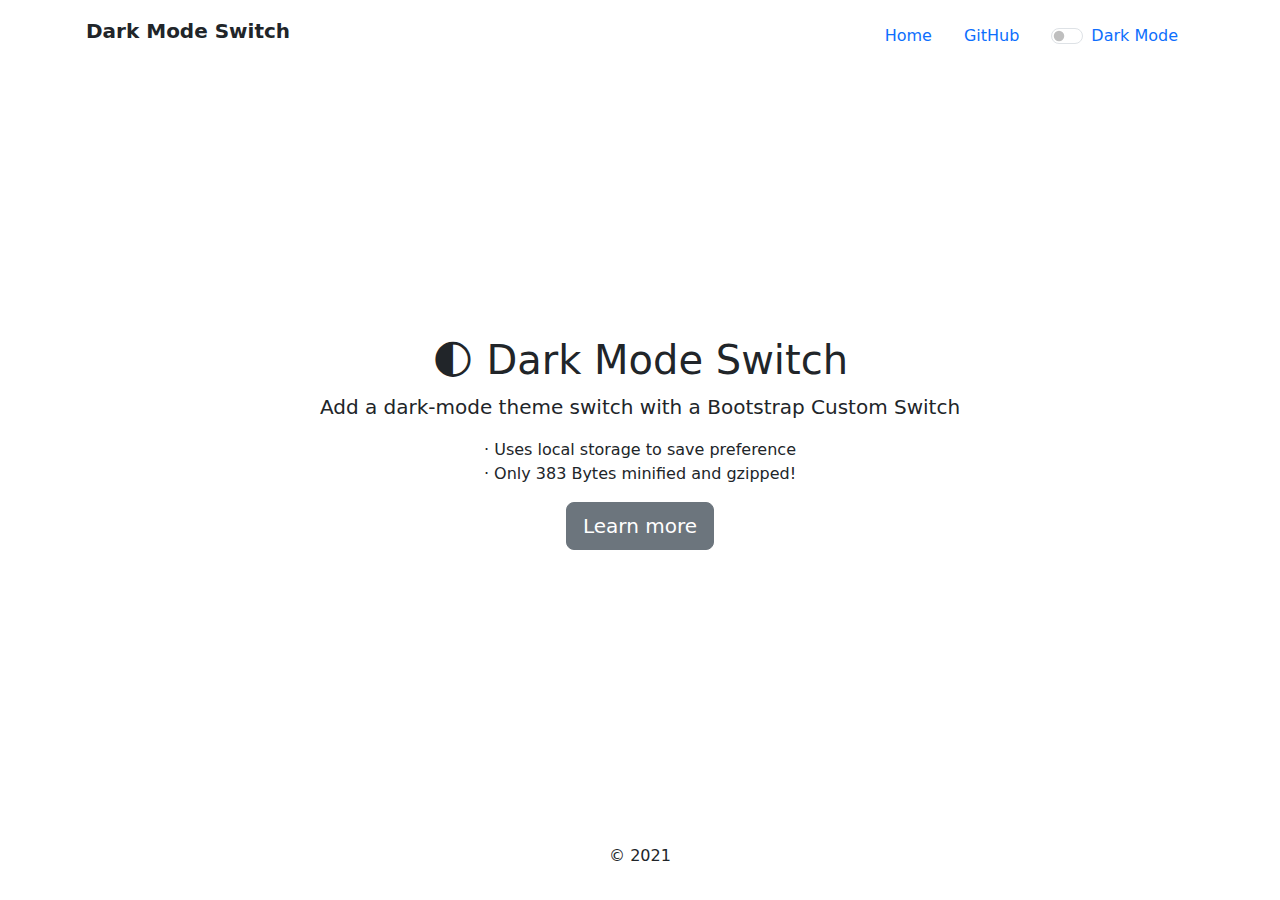
<file: assets/plugins/dark-mode-switch/index.html>
<!doctype html>
<html lang="en" class="h-100">

<head>
  <meta charset="utf-8">
  <meta http-equiv="x-ua-compatible" content="ie=edge">
  <meta name="viewport" content="width=device-width, initial-scale=1">
  <title>Dark Mode Switch</title>
  <meta name="description" content="Add a dark-mode theme toggle with a Bootstrap Custom Switch">

  <link rel="icon"
    href="data:image/svg+xml,<svg xmlns=%22http://www.w3.org/2000/svg%22 viewBox=%220 0 100 100%22><text y=%22.9em%22 font-size=%2280%22>🌓</text></svg>">
  
  <meta property="og:site_name" content="GitHub">
  <meta property="og:image"
    content="https://repository-images.githubusercontent.com/194995309/38db8f80-9db7-11e9-998f-43f2a26d9e0b">
  <meta property="og:title" content="dark-mode-switch">
  <meta property="og:description" content="Add a dark-mode theme toggle with a Bootstrap Custom Switch">
  <meta property="og:url" content="https://coliff.github.io/dark-mode-switch/">
  <link rel="author" href="https://christianoliff.com/">
  <meta name="twitter:creator" content="@christianoliff">
  <meta name="monetization" content="$ilp.uphold.com/Epqzn3YGr2MB">

  <link rel="stylesheet" href="https://cdn.jsdelivr.net/npm/bootstrap@5/dist/css/bootstrap.min.css">

  <!-- IE 11 polyfill for CSS and Custom Properties -->
  <script
    nomodule>window.MSInputMethodContext && document.documentMode && document.write('<link rel="stylesheet" href="https://cdn.jsdelivr.net/npm/bootstrap-ie11@5/css/bootstrap-ie11.min.css"><script src="https://cdn.jsdelivr.net/npm/ie11-custom-properties@4/ie11CustomProperties.min.js"><\/script>');</script>

  <link rel="stylesheet" href="dark-mode.css">

</head>

<body class="bg-white text-center d-flex h-100">

  <div class="container d-flex p-3 mx-auto w-100 flex-column">
    <header class="mb-auto">
      <div class="float-md-start fw-bold fs-5">Dark Mode Switch</div>
      <nav class="nav justify-content-center float-md-end">
        <a class="nav-link active" href="https://coliff.github.io/dark-mode-switch/">Home</a>
        <a class="nav-link" href="https://github.com/coliff/dark-mode-switch" target="_blank">GitHub</a>
        <div class="nav-link">

          <div class="form-check form-switch">
            <input type="checkbox" class="form-check-input" id="darkSwitch">
            <label class="custom-control-label" for="darkSwitch">Dark Mode</label>
          </div>
          <script src="dark-mode-switch.min.js"></script>

        </div>
      </nav>
    </header>

    <main role="main">
      <h1>🌓 Dark Mode Switch</h1>
      <p class="lead">Add a dark-mode theme switch with a Bootstrap Custom Switch</p>
      <ul class="list-unstyled">
        <li>&middot; Uses local storage to save preference</li>
        <li>&middot; Only 383 Bytes minified and gzipped!</li>
      </ul>
      <p>
        <a href="https://github.com/coliff/dark-mode-switch" target="_blank" rel="noopener"
          class="btn btn-lg btn-secondary">
          Learn more
        </a>
      </p>
    </main>

    <footer class="mt-auto">
      <p>&copy; 2021</p>
    </footer>

  </div>
</body>

</html>
</file>
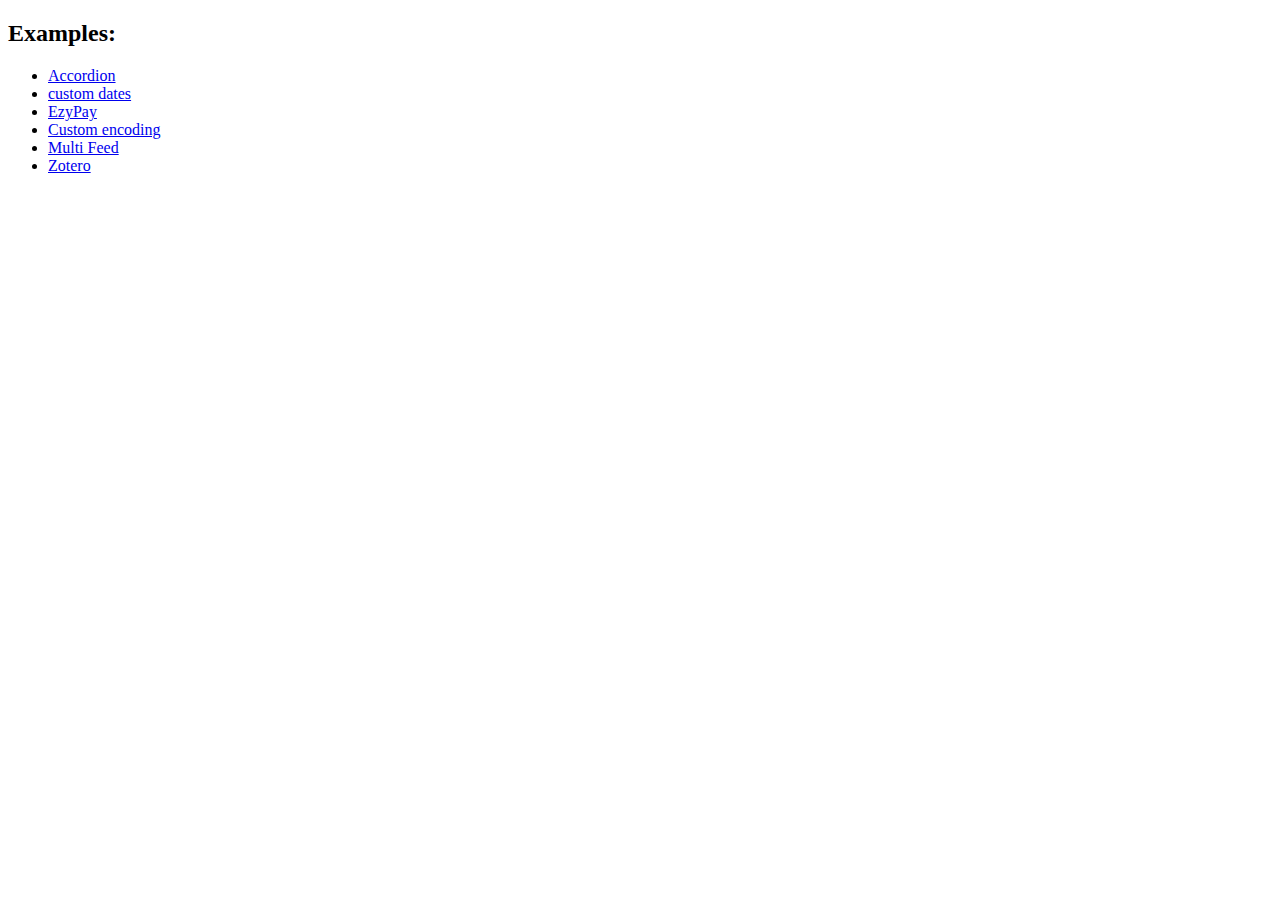
<file: assets/plugins/vanilla-rss/index.html>
<!DOCTYPE html>
<html>
  <head>
    <title>vanilla-rss</title>
  </head>
  <body>
    <div>
      <h2>Examples:</h2>
      <ul>
        <li><a href="examples/accordion.html">Accordion</a></li>
        <li><a href="examples/custom-dates.html">custom dates</a></li>
        <li><a href="examples/ezypay.html">EzyPay</a></li>
        <li><a href="examples/ISO-8859-1.html">Custom encoding</a></li>
        <li><a href="examples/multi-feed.html">Multi Feed</a></li>
        <li><a href="examples/zotero.html">Zotero</a></li>
      </ul>
    </div>
  </body>
</html>
</file>
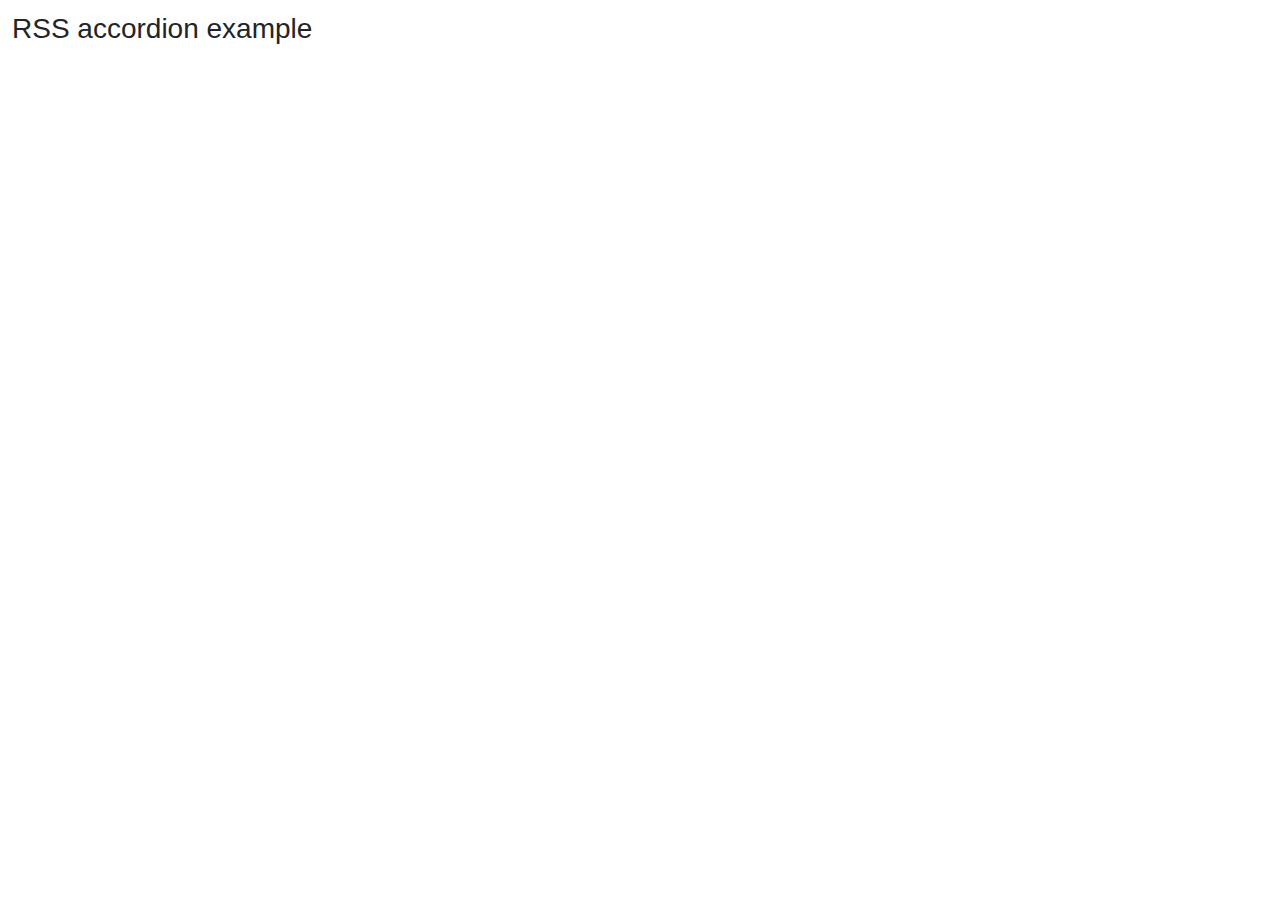
<file: assets/plugins/vanilla-rss/examples/accordion.html>
<!DOCTYPE html>
<html>
  <head>
    <title>RSS accordion example</title>

    <!-- Required meta tags -->
    <meta charset="utf-8" />
    <meta
      name="viewport"
      content="width=device-width, initial-scale=1, shrink-to-fit=no"
    />

    <!-- Bootstrap CSS -->
    <link
      rel="stylesheet"
      href="https://stackpath.bootstrapcdn.com/bootstrap/4.3.1/css/bootstrap.min.css"
    />

    <link rel="stylesheet" href="style.css" />
  </head>

  <body>
    <div>
      <h1>RSS accordion example</h1>
      <div id="rss-feeds"></div>
    </div>
    <script src="../dist/rss.global.min.js"></script>
    <script src="https://code.jquery.com/jquery-3.3.1.slim.min.js"></script>
    <script src="https://cdnjs.cloudflare.com/ajax/libs/popper.js/1.14.7/umd/popper.min.js"></script>
    <script src="https://stackpath.bootstrapcdn.com/bootstrap/4.3.1/js/bootstrap.min.js"></script>
    <script>
      window.onload = function() {
        const rss = new RSS(
          document.querySelector("#rss-feeds"),
          "https://partnernetwork.ebay.de/epn-blog?format=rss",
          {
            limit: 15,
            tokens: {
              showClass: (entry, tokens) => (tokens.index === 0 ? "show" : "")
            },
            layoutTemplate:
              '<div class="accordion" id="accordionExample">{entries}</div>',
            entryTemplate: `<div class="card">
              <div class="card-header" id="heading-{index}">
                <h2 class="mb-0">
                  <button class="btn btn-link" type="button" data-toggle="collapse" data-target="#collapse-{index}" aria-expanded="true" aria-controls="collapse-{index}">
                    {title}
                  </button>
                </h2>
              </div>
  
              <div id="collapse-{index}" class="collapse {showClass}" aria-labelledby="heading-{index}" data-parent="#accordionExample">
                <div class="card-body">
                  {bodyPlain}
                </div>
              </div>
            </div>`
          }
        );

        rss.render().then(() => console.log("cool"));
      };
    </script>
  </body>
</html>
</file>
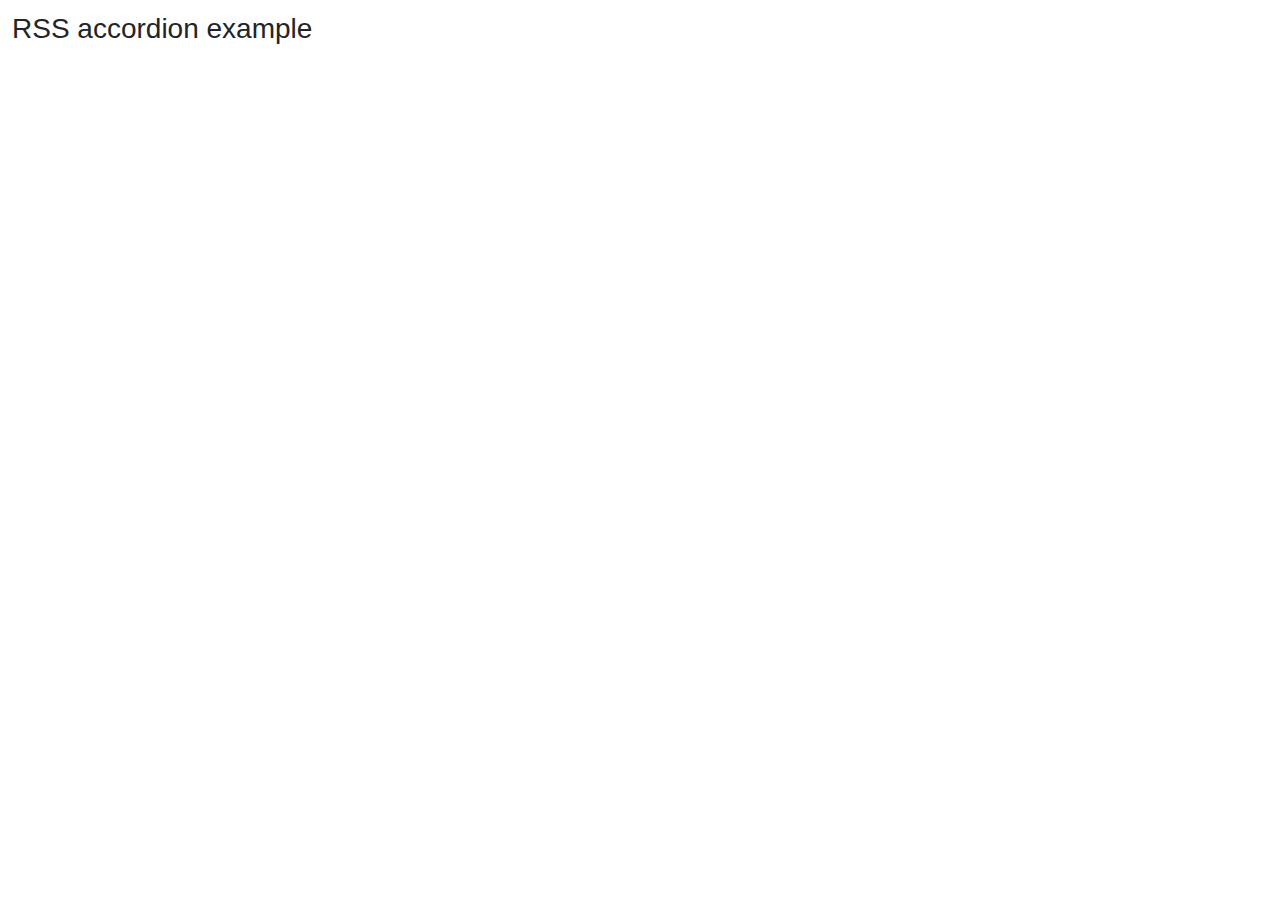
<file: assets/plugins/vanilla-rss/examples/ezypay.html>
<!DOCTYPE html>
<html>
  <head>
    <title>RSS ezypay example</title>

    <!-- Required meta tags -->
    <meta charset="utf-8" />
    <meta
      name="viewport"
      content="width=device-width, initial-scale=1, shrink-to-fit=no"
    />

    <!-- Bootstrap CSS -->
    <link
      rel="stylesheet"
      href="https://stackpath.bootstrapcdn.com/bootstrap/4.3.1/css/bootstrap.min.css"
    />

    <link rel="stylesheet" href="style.css" />
  </head>

  <body>
    <div>
      <h1>RSS accordion example</h1>
      <div id="rss-feeds"></div>
    </div>
    <script src="../dist/rss.global.min.js"></script>
    <script src="https://code.jquery.com/jquery-3.3.1.slim.min.js"></script>
    <script src="https://cdnjs.cloudflare.com/ajax/libs/popper.js/1.14.7/umd/popper.min.js"></script>
    <script src="https://stackpath.bootstrapcdn.com/bootstrap/4.3.1/js/bootstrap.min.js"></script>
    <script>
      window.onload = function() {
        const rss = new RSS(
          document.querySelector("#rss-feeds"),
          "http://www.ezypay.co.nz/feed",
          {
            limit: 15
          }
        );

        rss.render().then(() => console.log("cool"));
      };
    </script>
  </body>
</html>
</file>
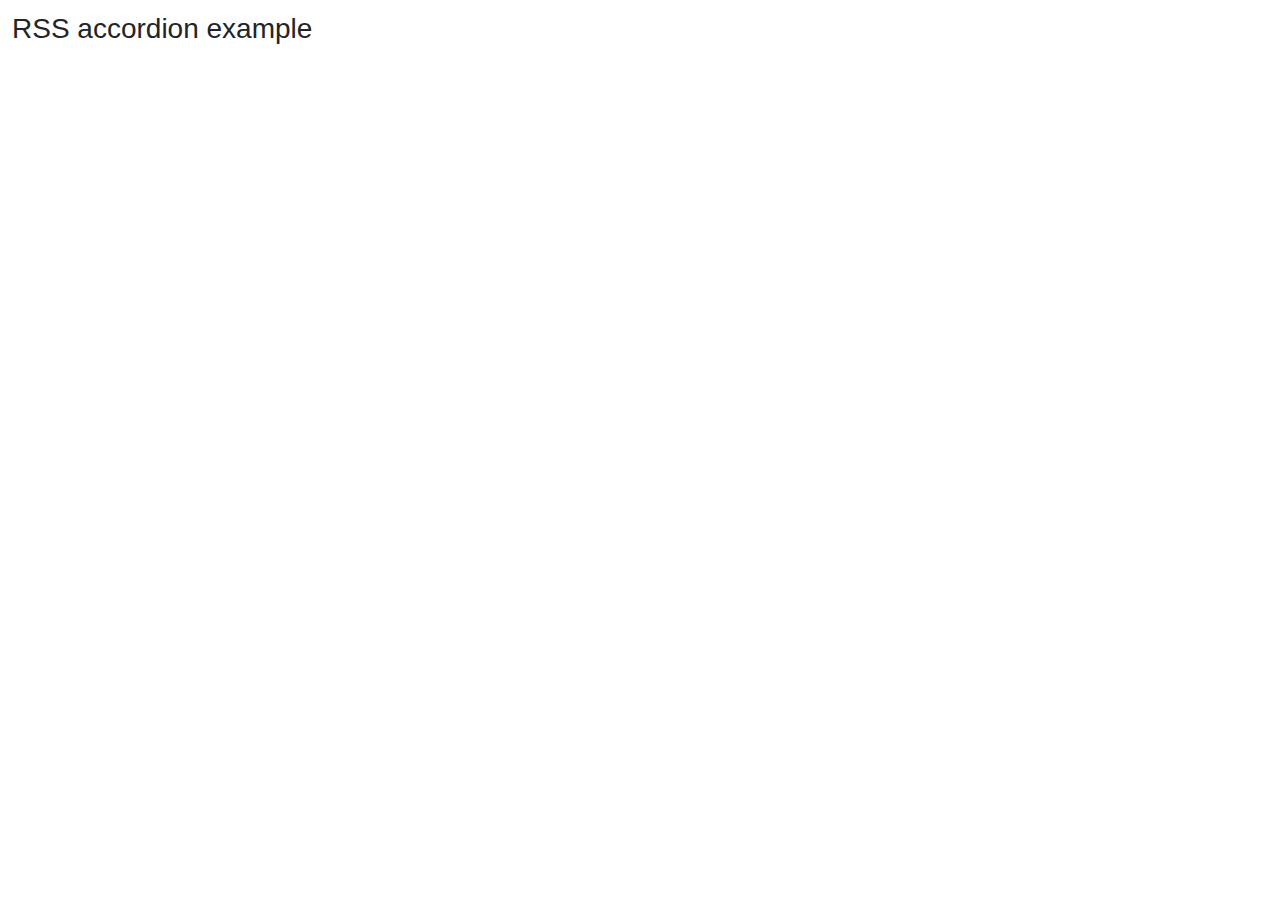
<file: assets/plugins/vanilla-rss/examples/ISO-8859-1.html>
<!DOCTYPE html>
<html>
  <head>
    <title>RSS accordion example</title>

    <!-- Required meta tags -->
    <meta charset="utf-8" />
    <meta
      name="viewport"
      content="width=device-width, initial-scale=1, shrink-to-fit=no"
    />

    <!-- Bootstrap CSS -->
    <link
      rel="stylesheet"
      href="https://stackpath.bootstrapcdn.com/bootstrap/4.3.1/css/bootstrap.min.css"
    />

    <link rel="stylesheet" href="style.css" />
  </head>

  <body>
    <div>
      <h1>RSS accordion example</h1>
      <div id="rss-feeds"></div>
    </div>
    <script src="../dist/rss.global.min.js"></script>
    <script src="https://code.jquery.com/jquery-3.3.1.slim.min.js"></script>
    <script src="https://cdnjs.cloudflare.com/ajax/libs/popper.js/1.14.7/umd/popper.min.js"></script>
    <script src="https://stackpath.bootstrapcdn.com/bootstrap/4.3.1/js/bootstrap.min.js"></script>
    <script>
      window.onload = function() {
        const rss = new RSS(
          document.querySelector("#rss-feeds"),
          "http://www.comicforum.de/external.php?type=rss2&forumids=36&lastpost=1",
          {
            encoding: "ISO-8859-1",
            limit: 15,
            tokens: {
              showClass: (entry, tokens) => (tokens.index === 0 ? "show" : "")
            },
            layoutTemplate:
              '<div class="accordion" id="accordionExample">{entries}</div>',
            entryTemplate: `<div class="card">
              <div class="card-header" id="heading-{index}">
                <h2 class="mb-0">
                  <button class="btn btn-link" type="button" data-toggle="collapse" data-target="#collapse-{index}" aria-expanded="true" aria-controls="collapse-{index}">
                    {title}
                  </button>
                </h2>
              </div>
  
              <div id="collapse-{index}" class="collapse {showClass}" aria-labelledby="heading-{index}" data-parent="#accordionExample">
                <div class="card-body">
                  {bodyPlain}
                </div>
              </div>
            </div>`
          }
        );

        rss.render().then(() => console.log("cool"));
      };
    </script>
  </body>
</html>
</file>
<file: assets/plugins/dark-mode-switch/dark-mode.css>
/*!
 * Dark Mode Switch v1.0.1 (https://github.com/coliff/dark-mode-switch)
 * Copyright 2021 C.Oliff
 * Licensed under MIT (https://github.com/coliff/dark-mode-switch/blob/main/LICENSE)
 */

[data-theme="dark"] {
  background-color: #111 !important;
  color: #eee;
}

[data-theme="dark"] .bg-black {
  background-color: #fff !important;
}

[data-theme="dark"] .bg-dark {
  background-color: #eee !important;
}

[data-theme="dark"] .bg-light {
  background-color: #222 !important;
}

[data-theme="dark"] .bg-white {
  background-color: #000 !important;
}
</file>
<file: assets/plugins/vanilla-rss/examples/style.css>
body {
  font-size: 12px;
  padding: 1em;
}

h1 {
  font-size: 1.75rem;
}

h2 {
  font-size: 1.25rem;
}

.card-header {
  padding: 0.5em;
}

.btn {
  text-align: left;
}
</file>
